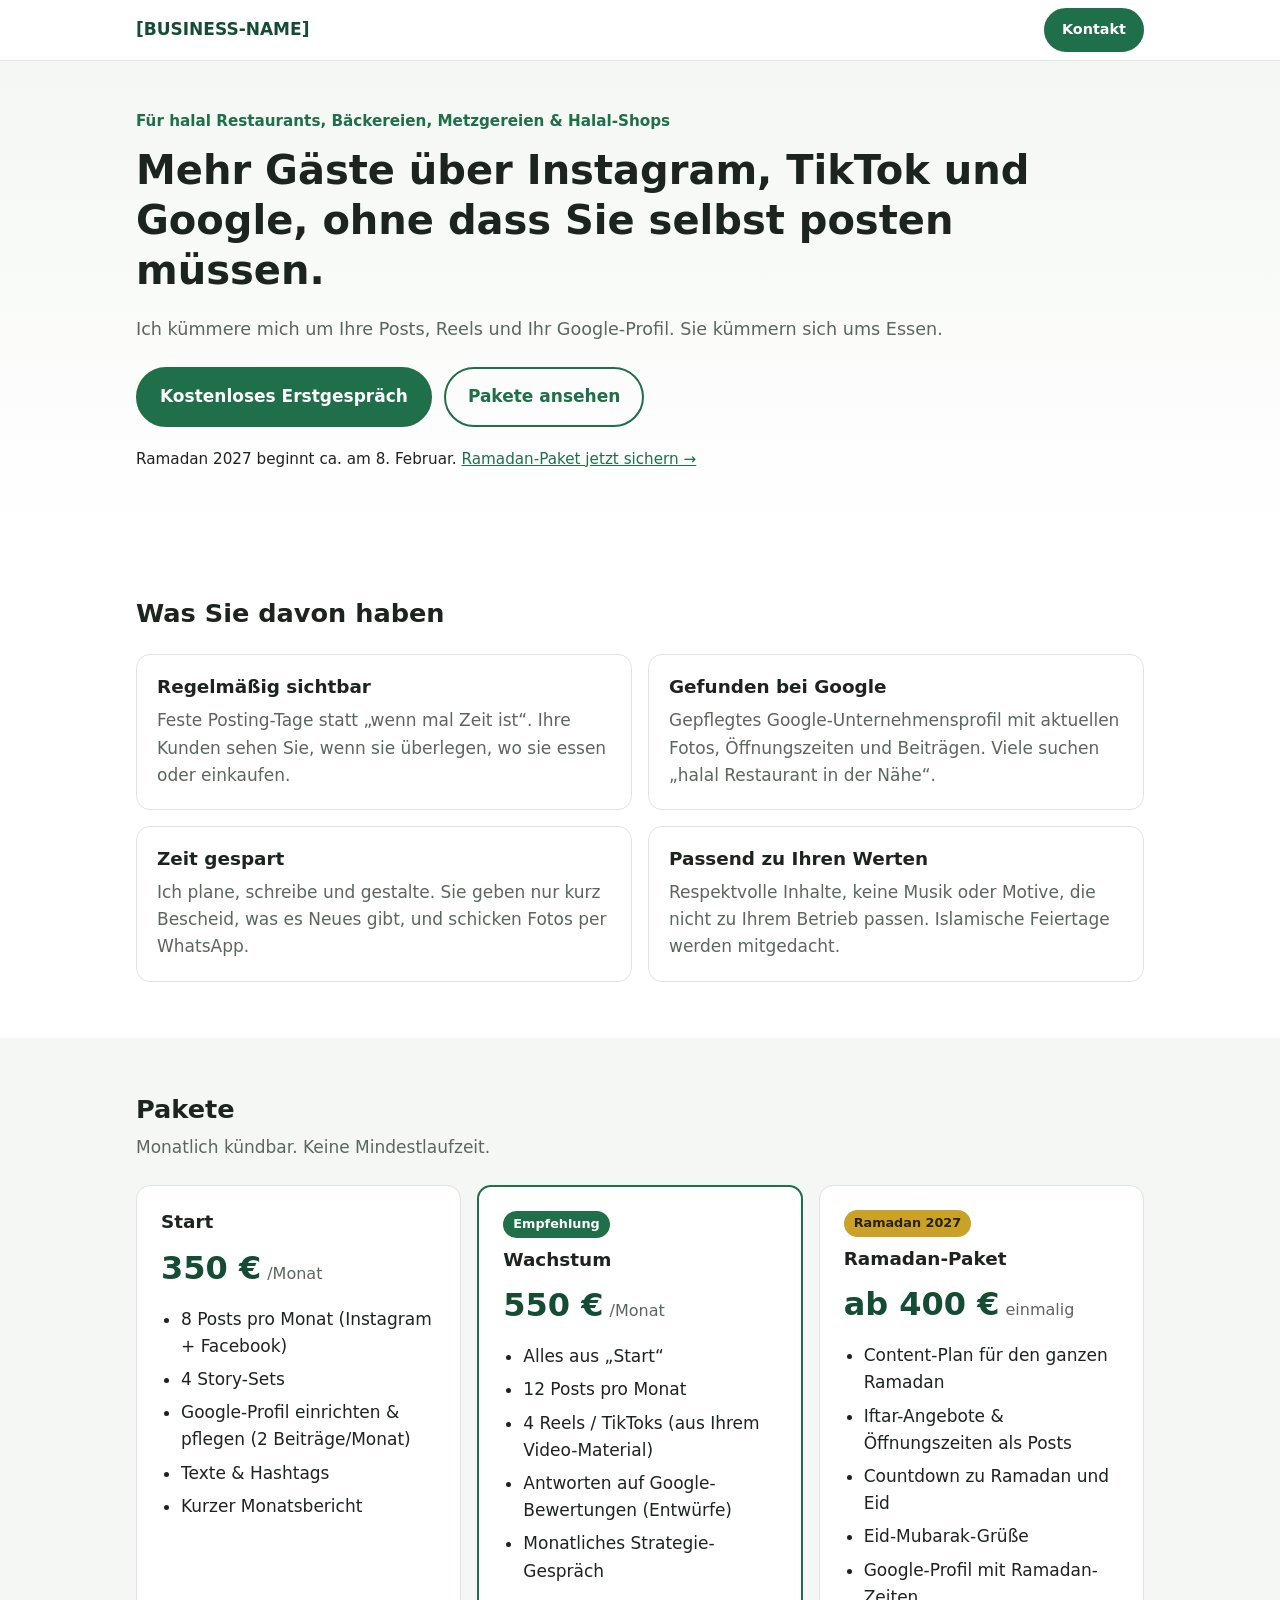
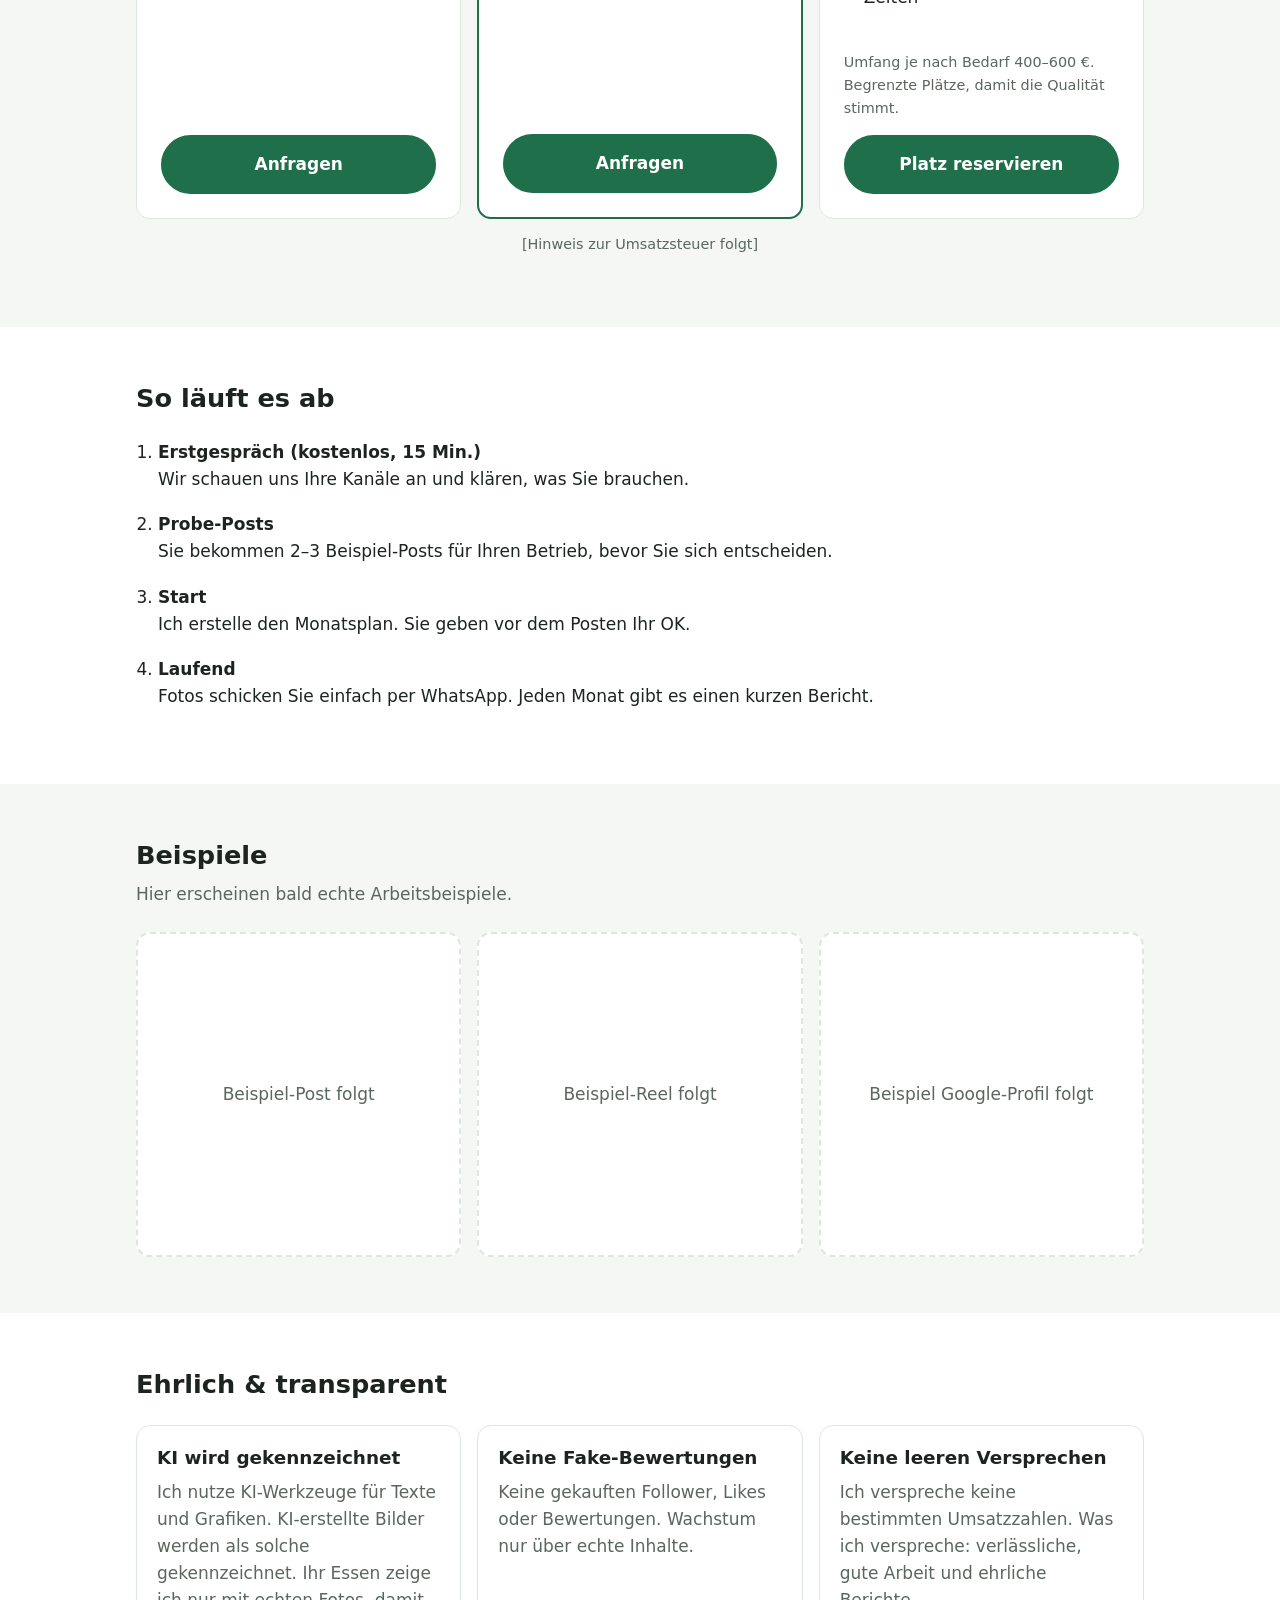
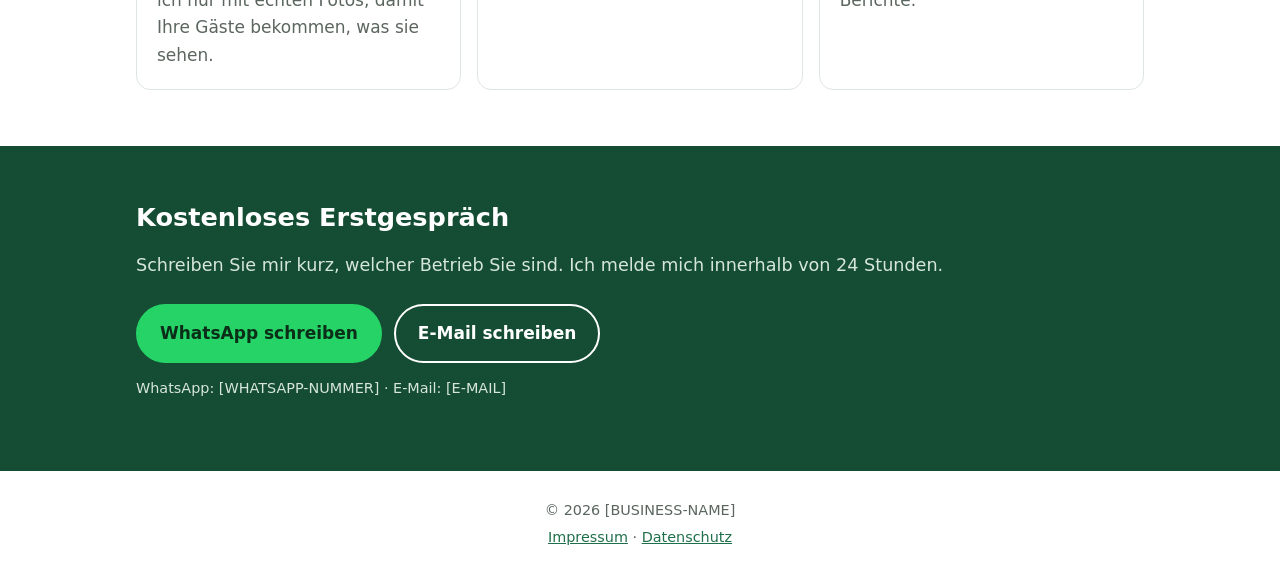
<file: index.html>
<!doctype html>
<html lang="de">
<head>
  <meta charset="utf-8">
  <meta name="viewport" content="width=device-width, initial-scale=1">
  <!-- TODO: [BUSINESS-NAME] überall ersetzen, sobald der Name feststeht -->
  <title>[BUSINESS-NAME] – Social Media für halal Restaurants &amp; Shops</title>
  <meta name="description" content="Social-Media-Betreuung für halal Restaurants, Bäckereien, Metzgereien und Halal-Shops: Posts, Reels und Google-Profil. Ramadan-2027-Paket verfügbar.">
  <link rel="stylesheet" href="style.css">
</head>
<body>

<header class="top">
  <div class="wrap top-inner">
    <a href="#" class="logo">[BUSINESS-NAME]</a>
    <a href="#kontakt" class="btn btn-small">Kontakt</a>
  </div>
</header>

<main>

  <!-- HERO -->
  <section class="hero">
    <div class="wrap">
      <p class="eyebrow">Für halal Restaurants, Bäckereien, Metzgereien &amp; Halal-Shops</p>
      <h1>Mehr Gäste über Instagram, TikTok und Google, ohne dass Sie selbst posten müssen.</h1>
      <p class="lead">Ich kümmere mich um Ihre Posts, Reels und Ihr Google-Profil. Sie kümmern sich ums Essen.</p>
      <div class="cta-row">
        <a href="#kontakt" class="btn">Kostenloses Erstgespräch</a>
        <a href="#pakete" class="btn btn-ghost">Pakete ansehen</a>
      </div>
      <p class="hero-note">Ramadan 2027 beginnt ca. am 8. Februar. <a href="#ramadan">Ramadan-Paket jetzt sichern →</a></p>
    </div>
  </section>

  <!-- NUTZEN -->
  <section id="nutzen">
    <div class="wrap">
      <h2>Was Sie davon haben</h2>
      <div class="grid">
        <div class="card">
          <h3>Regelmäßig sichtbar</h3>
          <p>Feste Posting-Tage statt „wenn mal Zeit ist“. Ihre Kunden sehen Sie, wenn sie überlegen, wo sie essen oder einkaufen.</p>
        </div>
        <div class="card">
          <h3>Gefunden bei Google</h3>
          <p>Gepflegtes Google-Unternehmensprofil mit aktuellen Fotos, Öffnungszeiten und Beiträgen. Viele suchen „halal Restaurant in der Nähe“.</p>
        </div>
        <div class="card">
          <h3>Zeit gespart</h3>
          <p>Ich plane, schreibe und gestalte. Sie geben nur kurz Bescheid, was es Neues gibt, und schicken Fotos per WhatsApp.</p>
        </div>
        <div class="card">
          <h3>Passend zu Ihren Werten</h3>
          <p>Respektvolle Inhalte, keine Musik oder Motive, die nicht zu Ihrem Betrieb passen. Islamische Feiertage werden mitgedacht.</p>
        </div>
      </div>
    </div>
  </section>

  <!-- PAKETE -->
  <section id="pakete" class="alt">
    <div class="wrap">
      <h2>Pakete</h2>
      <p class="sub">Monatlich kündbar. Keine Mindestlaufzeit.</p>
      <div class="grid prices">

        <div class="price-card">
          <h3>Start</h3>
          <p class="price">350 €<span>/Monat</span></p>
          <ul>
            <li>8 Posts pro Monat (Instagram + Facebook)</li>
            <li>4 Story-Sets</li>
            <li>Google-Profil einrichten &amp; pflegen (2 Beiträge/Monat)</li>
            <li>Texte &amp; Hashtags</li>
            <li>Kurzer Monatsbericht</li>
          </ul>
          <a href="#kontakt" class="btn btn-block">Anfragen</a>
        </div>

        <div class="price-card featured">
          <p class="badge">Empfehlung</p>
          <h3>Wachstum</h3>
          <p class="price">550 €<span>/Monat</span></p>
          <ul>
            <li>Alles aus „Start“</li>
            <li>12 Posts pro Monat</li>
            <li>4 Reels / TikToks (aus Ihrem Video-Material)</li>
            <li>Antworten auf Google-Bewertungen (Entwürfe)</li>
            <li>Monatliches Strategie-Gespräch</li>
          </ul>
          <a href="#kontakt" class="btn btn-block">Anfragen</a>
        </div>

        <div class="price-card" id="ramadan">
          <p class="badge badge-gold">Ramadan 2027</p>
          <h3>Ramadan-Paket</h3>
          <p class="price">ab 400 €<span>einmalig</span></p>
          <ul>
            <li>Content-Plan für den ganzen Ramadan</li>
            <li>Iftar-Angebote &amp; Öffnungszeiten als Posts</li>
            <li>Countdown zu Ramadan und Eid</li>
            <li>Eid-Mubarak-Grüße</li>
            <li>Google-Profil mit Ramadan-Zeiten</li>
          </ul>
          <p class="small">Umfang je nach Bedarf 400–600 €. Begrenzte Plätze, damit die Qualität stimmt.</p>
          <a href="#kontakt" class="btn btn-block">Platz reservieren</a>
        </div>

      </div>
      <!-- TODO: Steuer-Hinweis klären (z. B. Kleinunternehmer nach § 19 UStG) -->
      <p class="small center">[Hinweis zur Umsatzsteuer folgt]</p>
    </div>
  </section>

  <!-- ABLAUF -->
  <section id="ablauf">
    <div class="wrap">
      <h2>So läuft es ab</h2>
      <ol class="steps">
        <li><strong>Erstgespräch (kostenlos, 15 Min.)</strong> Wir schauen uns Ihre Kanäle an und klären, was Sie brauchen.</li>
        <li><strong>Probe-Posts</strong> Sie bekommen 2–3 Beispiel-Posts für Ihren Betrieb, bevor Sie sich entscheiden.</li>
        <li><strong>Start</strong> Ich erstelle den Monatsplan. Sie geben vor dem Posten Ihr OK.</li>
        <li><strong>Laufend</strong> Fotos schicken Sie einfach per WhatsApp. Jeden Monat gibt es einen kurzen Bericht.</li>
      </ol>
    </div>
  </section>

  <!-- PORTFOLIO -->
  <section id="beispiele" class="alt">
    <div class="wrap">
      <h2>Beispiele</h2>
      <p class="sub">Hier erscheinen bald echte Arbeitsbeispiele.</p>
      <!-- TODO: Platzhalter durch echte Beispiel-Posts ersetzen (Bilder in Ordner /img legen) -->
      <div class="grid portfolio">
        <div class="placeholder">Beispiel-Post folgt</div>
        <div class="placeholder">Beispiel-Reel folgt</div>
        <div class="placeholder">Beispiel Google-Profil folgt</div>
      </div>
    </div>
  </section>

  <!-- TRANSPARENZ -->
  <section id="transparenz">
    <div class="wrap">
      <h2>Ehrlich &amp; transparent</h2>
      <div class="grid">
        <div class="card">
          <h3>KI wird gekennzeichnet</h3>
          <p>Ich nutze KI-Werkzeuge für Texte und Grafiken. KI-erstellte Bilder werden als solche gekennzeichnet. Ihr Essen zeige ich nur mit echten Fotos, damit Ihre Gäste bekommen, was sie sehen.</p>
        </div>
        <div class="card">
          <h3>Keine Fake-Bewertungen</h3>
          <p>Keine gekauften Follower, Likes oder Bewertungen. Wachstum nur über echte Inhalte.</p>
        </div>
        <div class="card">
          <h3>Keine leeren Versprechen</h3>
          <p>Ich verspreche keine bestimmten Umsatzzahlen. Was ich verspreche: verlässliche, gute Arbeit und ehrliche Berichte.</p>
        </div>
      </div>
    </div>
  </section>

  <!-- KONTAKT -->
  <section id="kontakt" class="contact">
    <div class="wrap">
      <h2>Kostenloses Erstgespräch</h2>
      <p class="lead">Schreiben Sie mir kurz, welcher Betrieb Sie sind. Ich melde mich innerhalb von 24 Stunden.</p>
      <!-- TODO: Nummer im Format 49151... (ohne +, ohne Leerzeichen) eintragen -->
      <div class="cta-row">
        <a class="btn btn-wa" href="https://wa.me/[WHATSAPP-NUMMER]?text=Salam%2C%20ich%20interessiere%20mich%20f%C3%BCr%20Social-Media-Betreuung.">WhatsApp schreiben</a>
        <a class="btn btn-ghost-light" href="mailto:[E-MAIL]?subject=Anfrage%20Social%20Media">E-Mail schreiben</a>
      </div>
      <p class="small">WhatsApp: [WHATSAPP-NUMMER] · E-Mail: [E-MAIL]</p>
    </div>
  </section>

</main>

<footer>
  <div class="wrap">
    <p>© 2026 [BUSINESS-NAME]</p>
    <p><a href="impressum.html">Impressum</a> · <a href="datenschutz.html">Datenschutz</a></p>
  </div>
</footer>

</body>
</html>
</file>
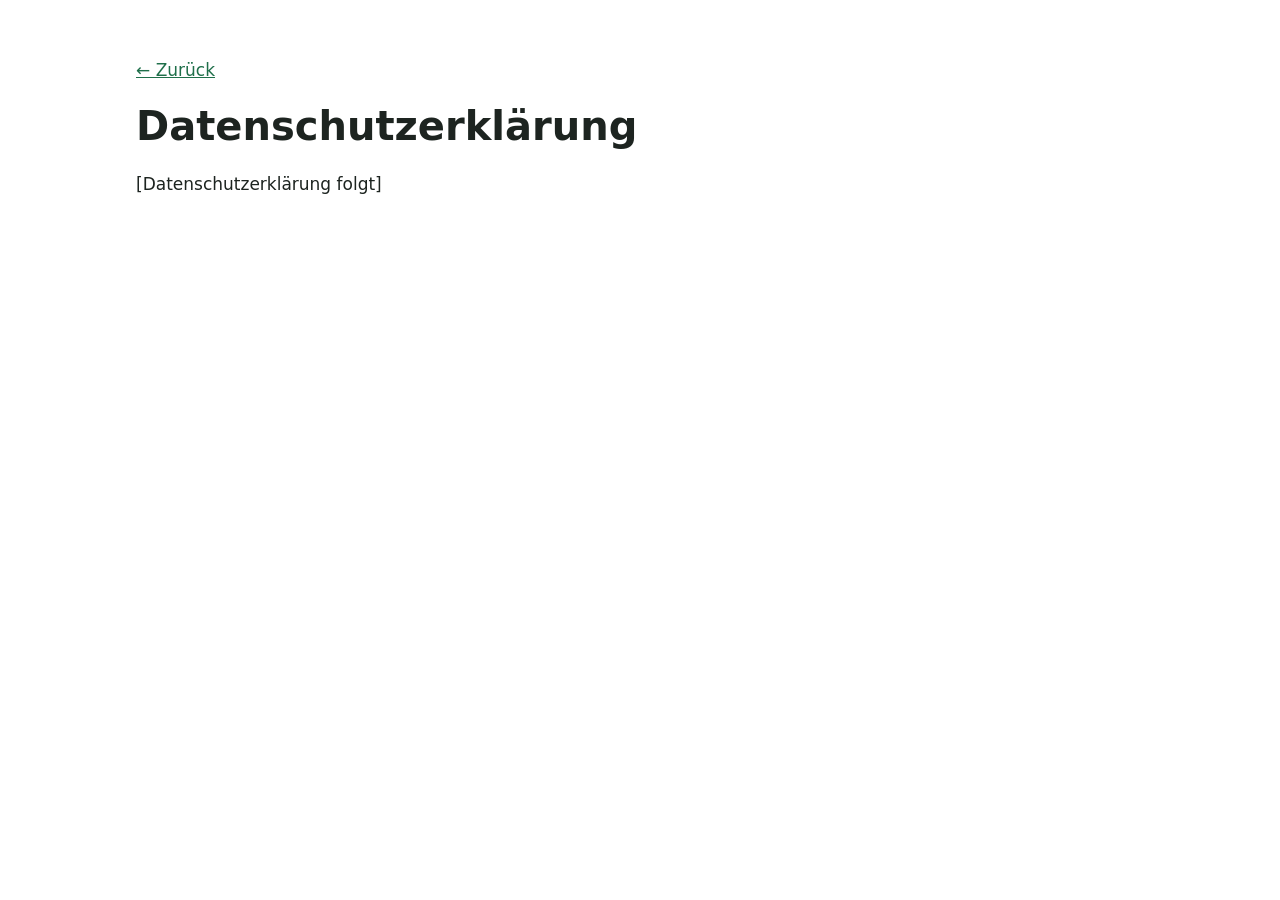
<file: datenschutz.html>
<!doctype html>
<html lang="de">
<head>
  <meta charset="utf-8">
  <meta name="viewport" content="width=device-width, initial-scale=1">
  <title>Datenschutz – [BUSINESS-NAME]</title>
  <meta name="robots" content="noindex">
  <link rel="stylesheet" href="style.css">
</head>
<body>
<main class="legal">
  <div class="wrap">
    <p><a href="index.html">← Zurück</a></p>
    <h1>Datenschutzerklärung</h1>
    <!-- TODO: Mit einem kostenlosen Datenschutz-Generator erstellen und hier einfügen.
         Relevant: Hosting über GitHub Pages (USA), Kontakt per WhatsApp und E-Mail.
         Die Seite selbst nutzt keine Cookies, kein Tracking und keine externen Schriftarten. -->
    <p>[Datenschutzerklärung folgt]</p>
  </div>
</main>
</body>
</html>
</file>
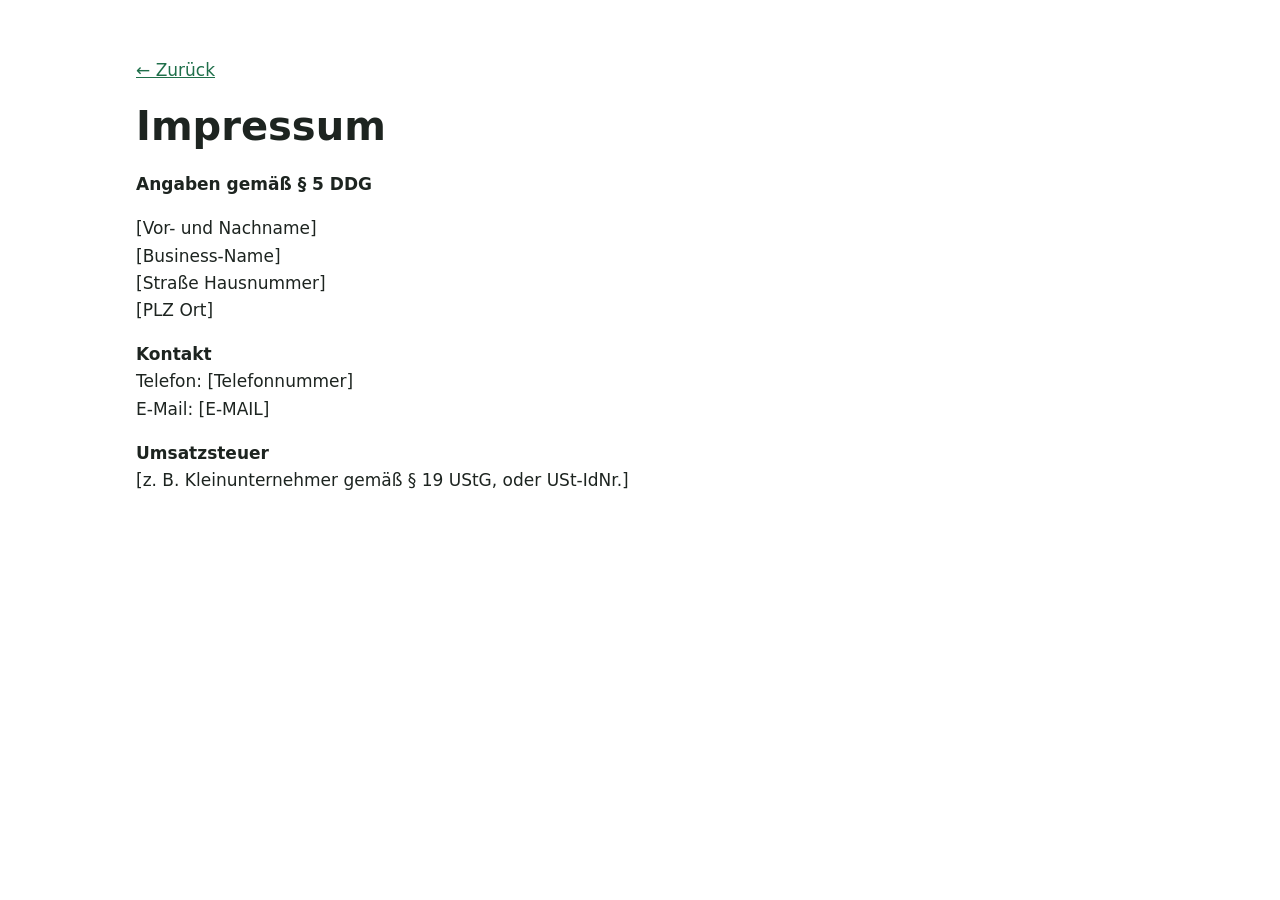
<file: impressum.html>
<!doctype html>
<html lang="de">
<head>
  <meta charset="utf-8">
  <meta name="viewport" content="width=device-width, initial-scale=1">
  <title>Impressum – [BUSINESS-NAME]</title>
  <meta name="robots" content="noindex">
  <link rel="stylesheet" href="style.css">
</head>
<body>
<main class="legal">
  <div class="wrap">
    <p><a href="index.html">← Zurück</a></p>
    <h1>Impressum</h1>
    <!-- TODO: Pflichtangaben nach § 5 DDG ausfüllen, BEVOR die Seite beworben wird.
         Tipp: Kostenlose Impressum-Generatoren (z. B. von e-recht24) nutzen. -->
    <p><strong>Angaben gemäß § 5 DDG</strong></p>
    <p>[Vor- und Nachname]<br>[Business-Name]<br>[Straße Hausnummer]<br>[PLZ Ort]</p>
    <p><strong>Kontakt</strong><br>Telefon: [Telefonnummer]<br>E-Mail: [E-MAIL]</p>
    <p><strong>Umsatzsteuer</strong><br>[z. B. Kleinunternehmer gemäß § 19 UStG, oder USt-IdNr.]</p>
  </div>
</main>
</body>
</html>
</file>
<file: style.css>
/* Farben: Grün = frisch/halal, Gold = Akzent */
:root {
  --green: #1f6f4a;
  --green-dark: #154d34;
  --gold: #c9a227;
  --text: #1d2420;
  --muted: #5b665f;
  --bg: #ffffff;
  --bg-alt: #f4f7f3;
  --border: #dfe6df;
  --radius: 14px;
}

* { box-sizing: border-box; }

body {
  margin: 0;
  font-family: system-ui, -apple-system, "Segoe UI", Roboto, sans-serif;
  color: var(--text);
  background: var(--bg);
  line-height: 1.6;
  font-size: 17px;
}

.wrap { max-width: 1040px; margin: 0 auto; padding: 0 16px; }

h1, h2, h3 { line-height: 1.25; margin: 0 0 .5em; }
h1 { font-size: 1.85rem; }
h2 { font-size: 1.6rem; }
h3 { font-size: 1.15rem; }
a { color: var(--green); }

section { padding: 56px 0; }
section.alt { background: var(--bg-alt); }
.sub { color: var(--muted); margin-top: -.25em; }
.small { font-size: .9rem; color: var(--muted); }
.center { text-align: center; }

/* Header */
.top { position: sticky; top: 0; background: rgba(255,255,255,.95); border-bottom: 1px solid var(--border); z-index: 10; }
.top-inner { display: flex; justify-content: space-between; align-items: center; height: 60px; }
.logo { font-weight: 700; text-decoration: none; color: var(--green-dark); }

/* Buttons */
.btn {
  display: inline-block; text-align: center;
  background: var(--green); color: #fff; text-decoration: none; font-weight: 600;
  padding: 14px 22px; border-radius: 999px; border: 2px solid var(--green);
}
.btn:hover { background: var(--green-dark); border-color: var(--green-dark); }
.btn-small { padding: 8px 16px; font-size: .9rem; }
.btn-ghost { background: transparent; color: var(--green); }
.btn-ghost:hover { background: var(--green); color: #fff; }
.btn-block { display: block; margin-top: auto; }
.btn-wa { background: #25d366; border-color: #25d366; color: #0b2e18; }
.btn-wa:hover { background: #1fb457; border-color: #1fb457; }
.btn-ghost-light { background: transparent; border-color: #fff; color: #fff; }
.btn-ghost-light:hover { background: #fff; color: var(--green-dark); }
.cta-row { display: flex; flex-direction: column; gap: 12px; margin: 24px 0 8px; }

/* Hero */
.hero { padding: 48px 0 56px; background: linear-gradient(180deg, var(--bg-alt), #fff); }
.eyebrow { color: var(--green); font-weight: 600; font-size: .95rem; margin: 0 0 12px; }
.lead { font-size: 1.1rem; color: var(--muted); }
.hero-note { margin-top: 20px; font-size: .95rem; }

/* Karten */
.grid { display: grid; gap: 16px; grid-template-columns: 1fr; margin-top: 24px; }
.card { background: #fff; border: 1px solid var(--border); border-radius: var(--radius); padding: 20px; }
.card p { margin: 0; color: var(--muted); }

/* Preise */
.price-card {
  position: relative; display: flex; flex-direction: column;
  background: #fff; border: 1px solid var(--border); border-radius: var(--radius); padding: 24px;
}
.price-card.featured { border: 2px solid var(--green); }
.price { font-size: 2rem; font-weight: 700; margin: 0 0 12px; color: var(--green-dark); }
.price span { font-size: 1rem; font-weight: 400; color: var(--muted); margin-left: 6px; }
.price-card ul { padding-left: 20px; margin: 0 0 20px; }
.price-card li { margin-bottom: 6px; }
.badge {
  display: inline-block; align-self: flex-start; margin: 0 0 10px;
  background: var(--green); color: #fff; font-size: .8rem; font-weight: 600;
  padding: 3px 10px; border-radius: 999px;
}
.badge-gold { background: var(--gold); color: #2a2205; }

/* Ablauf */
.steps { padding-left: 22px; margin: 24px 0 0; }
.steps li { margin-bottom: 18px; }
.steps strong { display: block; }

/* Portfolio */
.placeholder {
  aspect-ratio: 1 / 1; display: flex; align-items: center; justify-content: center;
  border: 2px dashed var(--border); border-radius: var(--radius); color: var(--muted); background: #fff;
}

/* Kontakt */
.contact { background: var(--green-dark); color: #fff; }
.contact .lead, .contact .small { color: #d7e6dc; }

/* Footer */
footer { padding: 24px 0; font-size: .9rem; color: var(--muted); text-align: center; }
footer p { margin: 4px 0; }

/* Unterseiten */
.legal { padding: 40px 0; }

/* Ab Tablet */
@media (min-width: 700px) {
  h1 { font-size: 2.5rem; }
  .cta-row { flex-direction: row; flex-wrap: wrap; }
  .grid { grid-template-columns: repeat(2, 1fr); }
  .grid.prices, .grid.portfolio { grid-template-columns: repeat(3, 1fr); }
  #transparenz .grid { grid-template-columns: repeat(3, 1fr); }
}
</file>
